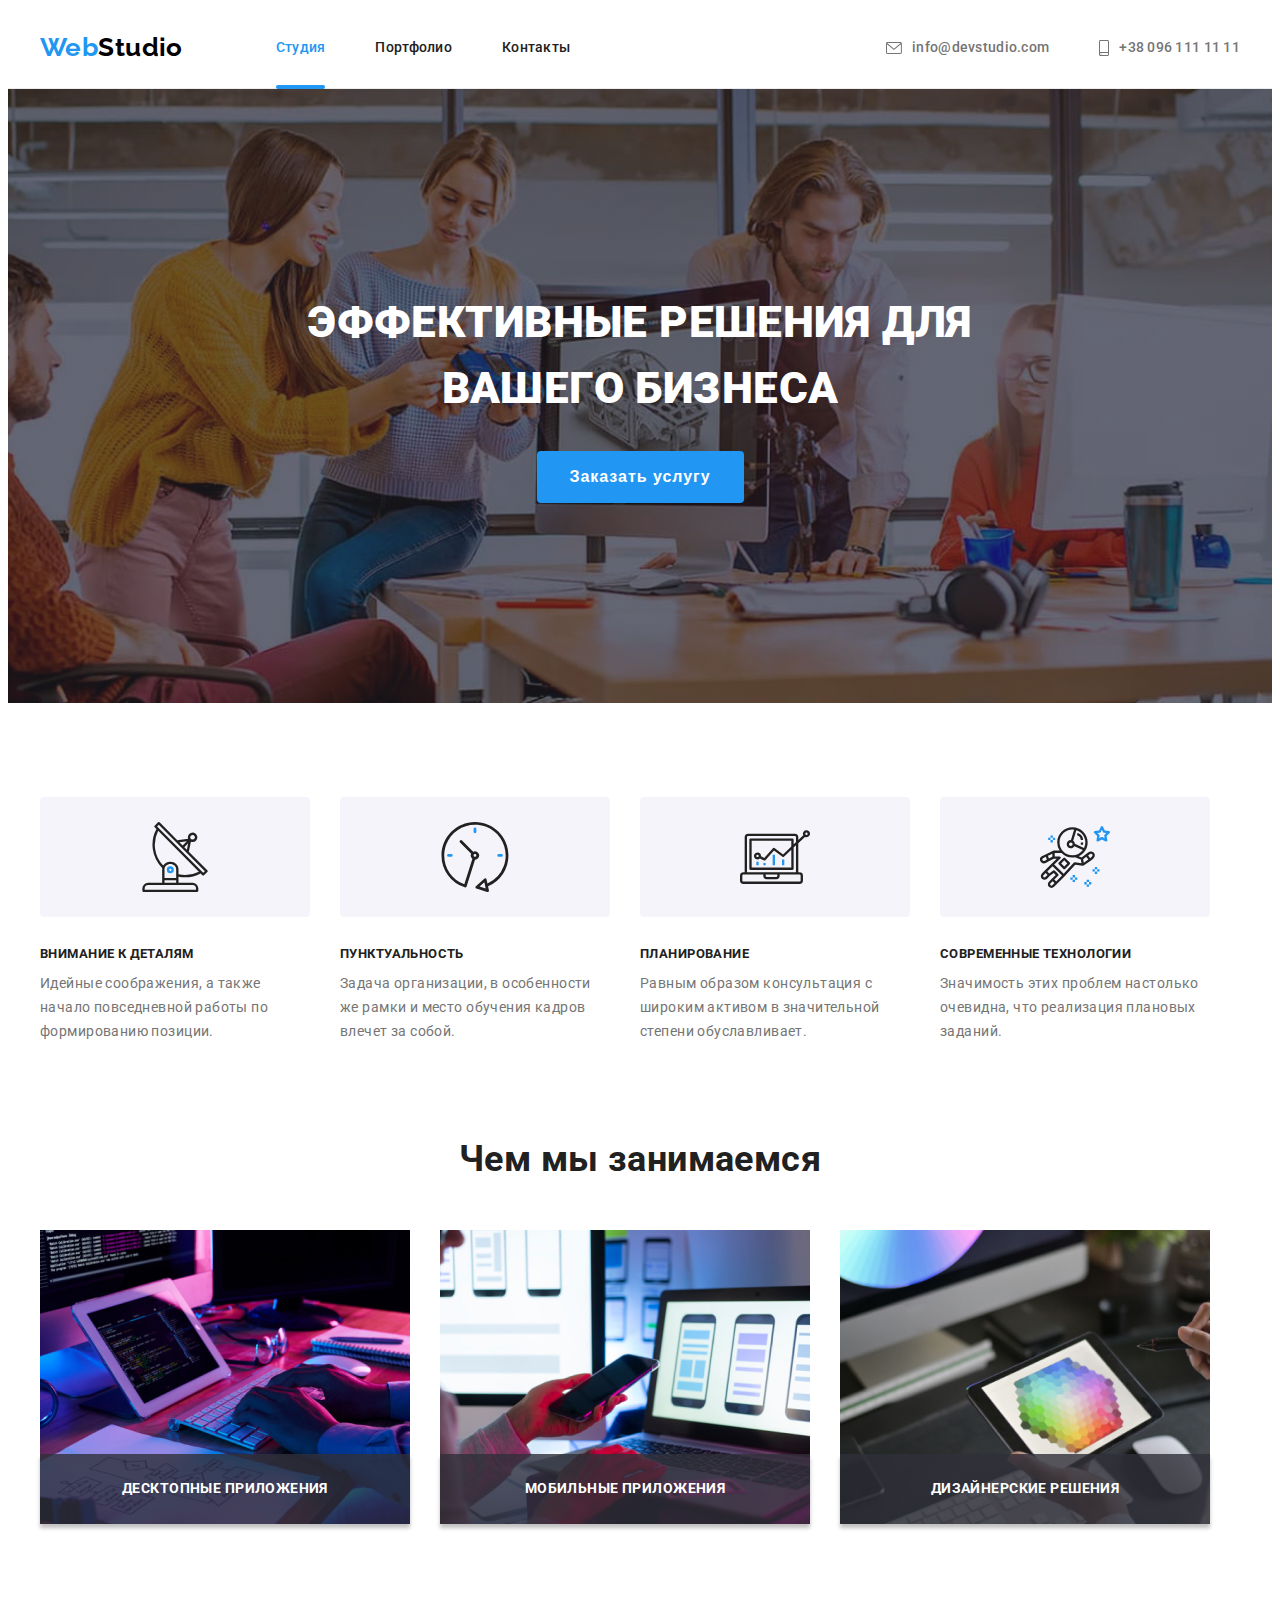
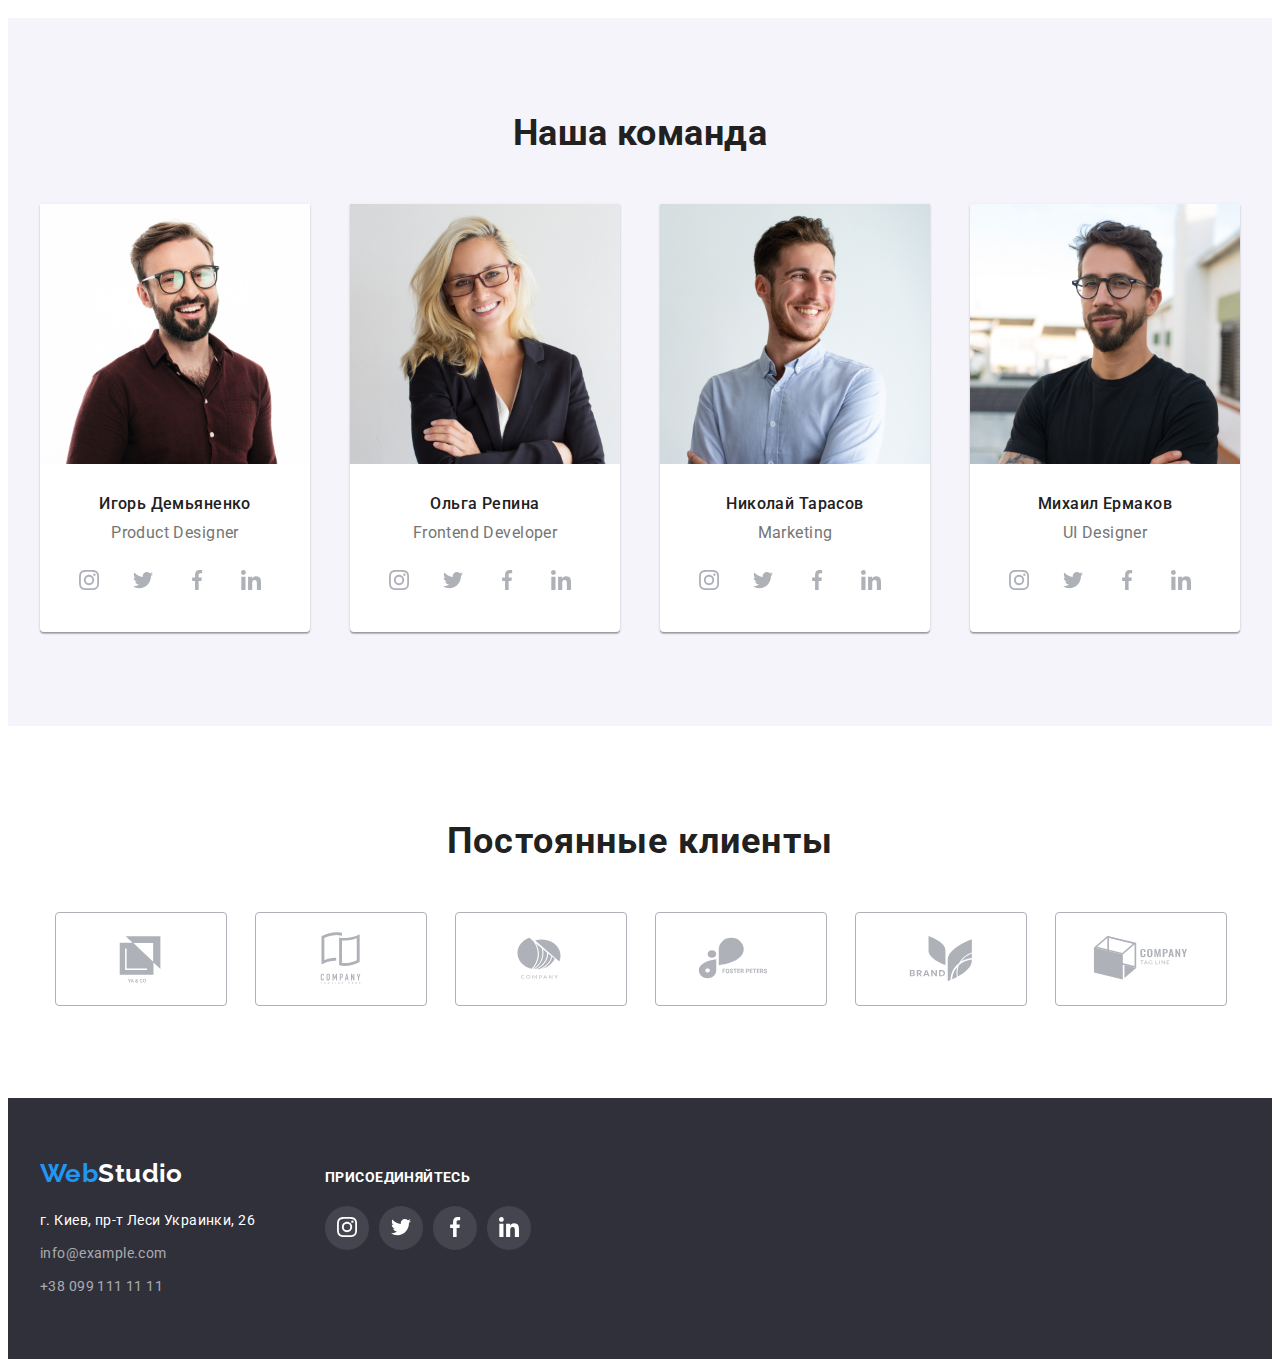
<file: index.html>
<!DOCTYPE html>
<html lang="ru">
<head>
    <meta charset="UTF-8">
    <meta http-equiv="X-UA-Compatible" content="IE=edge">
    <meta name="viewport" content="width=device-width, initial-scale=1.0">
    <title>WebStudio</title>
    <link rel="preconnect" href="https://fonts.googleapis.com">
    <link rel="preconnect" href="https://fonts.gstatic.com" crossorigin>
    <link href="https://fonts.googleapis.com/css2?family=Raleway:wght@700&family=Roboto:wght@400;500;700;900&display=swap"
        rel="stylesheet">
    <link rel="stylesheet" href="https://cdnjs.cloudflare.com/ajax/libs/modern-normalize/1.1.0/modern-normalize.min.css"
        integrity="sha512-wpPYUAdjBVSE4KJnH1VR1HeZfpl1ub8YT/NKx4PuQ5NmX2tKuGu6U/JRp5y+Y8XG2tV+wKQpNHVUX03MfMFn9Q=="
        crossorigin="anonymous" referrerpolicy="no-referrer"
    />
    <link rel="stylesheet" href="./portfolio.html">
    <link rel="stylesheet" href="./css/styles.css">
</head>
<body>
    <!--Шапка сайта-->
    <header class="header">
        <div class="container main-nav">
            <nav class="header-nav">
                <a class="header-logo link" href=""><span class="logo-accent">Web</span>Studio</a>
                <ul class="header-nav list">
                    <li class="header-item">
                        <a class="header-link link current" href="./index.html" >Студия</a>
                    </li>
                    <li class="header-item">
                        <a class="header-link link" href="./portfolio.html" >Портфолио</a>
                    </li>
                    <li class="header-item">
                        <a class="header-link link" href="./index.html" >Контакты</a>
                    </li>
                </ul>
            </nav>
        
            <ul class="auth-nav list">
                <li>
                    <a class="header-mail link" href="mailto:info@devstudio.com">
                        <svg class="icon-mail" width="16" height="12">
                            <use href="./images/symbol-defs.svg#icon-mail">
                            </use>
                        </svg>info@devstudio.com</a>
                </li>
                <li>
                    <a class="header-tel link" href="tel:+380961111111">
                        <svg class="icon-smartphone" width="10" height="16">
                            <use href="./images/symbol-defs.svg#icon-smartphone">
                            </use>
                        </svg>+38 096 111 11 11</a>
                </li>
            </ul>
        </div>
    </header>

    <main>
        <section class="hero">
            <div class="container">
                <h1 class="hero-title ">Эффективные решения для вашего бизнеса</h1>
                <button class="hero-button" type="button" data-modal-open >Заказать услугу</button>
            </div>
        </section>

        <section class="benefits section">
            <div class="container">
                <h2 class="benefits-title visually-hidden">Наши преимущества</h2>
                <ul class="benefits-list list">
                    <li class="benefits-item">
                        <div class="benefits-icon">
                            <svg class="icon-antenna" width="70" height="70">
                                <use href="./images/symbol-defs.svg#icon-antenna">
                                </use>
                            </svg>
                        </div>
                        <h3 class="benefits-top-text">Внимание к деталям</h3>
                        <p class="benefits-text">
                            Идейные соображения, а также начало повседневной работы по 
                            формированию позиции.
                        </p>
                    </li>
                    <li class="benefits-item">
                        <div class="benefits-icon">
                            <svg class="icon-clock" width="70" height="70">
                                <use href="./images/symbol-defs.svg#icon-clock">
                                </use>
                            </svg>
                        </div>
                        <h3 class="benefits-top-text">Пунктуальность</h3>
                        <p class="benefits-text">
                            Задача организации, в особенности же рамки и место 
                            обучения кадров влечет за собой.
                        </p>
                    </li>
                    <li class="benefits-item">
                        <div class="benefits-icon">
                            <svg class="icon-diagram" width="70" height="70">
                                <use href="./images/symbol-defs.svg#icon-diagram">
                                </use>
                            </svg>
                        </div>
                        <h3 class="benefits-top-text">Планирование</h3>
                        <p class="benefits-text">
                            Равным образом консультация с широким активом в 
                            значительной степени обуславливает.
                        </p>
                    </li>
                    <li class="benefits-item">
                        <div class="benefits-icon">
                            <svg class="icon-astronaut" width="70" height="70">
                                <use href="./images/symbol-defs.svg#icon-astronaut">
                                </use>
                            </svg>
                        </div>
                        <h3 class="benefits-top-text">Современные технологии</h3>
                        <p class="benefits-text">
                            Значимость этих проблем настолько очевидна, что 
                            реализация плановых заданий.
                        </p>
                    </li> 
                </ul>
            </div>
        </section>

        <section class="about section">
            <div class="container">
                <h2 class="about-title">Чем мы занимаемся</h2>
                <ul class="about-list list">
                    <li class="about-item">
                        <img src="./images/img.jpg" alt="Разработка сайтов" width="370">
                        <p class="about-text">Десктопные приложения</p>
                    </li>
                    <li class="about-item">
                        <img src="./images/img(1).jpg" alt="Разработка приложений" width="370">
                        <p class="about-text">Мобильные приложения</p>
                    </li>
                    <li class="about-item">
                        <img src="./images/img(2).jpg" alt="Дизайн" width="370">
                        <p class="about-text">Дизайнерские решения</p>
                    </li>
                </ul>
            </div>
        </section>

        <section class="team section">
            <div class="container">
                <h2 class="team-title">Наша команда</h2>
                <ul class="team-list list">
                    <li class="team-item">
                        <img src="./images/игорь.jpg" alt="фото Игоря" width="270">
                        <div class="team-employee">
                            <h3 class="team-top-text">Игорь Демьяненко</h3>
                            <p class="team-text">Product Designer</p>
                            <ul class="team-soc-list list">
                                <li class="team-soc-item">
                                    <a href="" class="team-soc-link link">
                                        <svg class="team-soc-icon" width="20" height="20">
                                            <use href="./images/symbol-defs.svg#icon-instagram"></use>
                                        </svg>
                                    </a>
                                </li>
                                <li class="team-soc-item">
                                    <a href="" class="team-soc-link link">
                                        <svg class="team-soc-icon" width="20" height="20">
                                            <use href="./images/symbol-defs.svg#icon-twitter"></use>
                                        </svg>
                                    </a>
                                </li>
                                <li class="team-soc-item">
                                    <a href="" class="team-soc-link link">
                                        <svg class="team-soc-icon" width="20" height="20">
                                            <use href="./images/symbol-defs.svg#icon-facebook"></use>
                                        </svg>
                                    </a>
                                </li>
                                <li class="team-soc-item">
                                    <a href="" class="team-soc-link link">
                                        <svg class="team-soc-icon" width="20" height="20">
                                            <use href="./images/symbol-defs.svg#icon-linkedin"></use>
                                        </svg>
                                    </a>
                                </li>
                            </ul>
                        </div>
                    </li>
                    <li class="team-item">
                        <img src="./images/ольга.jpg" alt="фото Ольги" width="270">
                        <div class="team-employee">
                            <h3 class="team-top-text">Ольга Репина</h3>
                            <p class="team-text">Frontend Developer</p>
                            <ul class="team-soc-list list">
                                <li class="team-soc-item">
                                    <a href="" class="team-soc-link link">
                                        <svg class="team-soc-icon" width="20" height="20">
                                            <use href="./images/symbol-defs.svg#icon-instagram"></use>
                                        </svg>
                                    </a>
                                </li>
                                <li class="team-soc-item">
                                    <a href="" class="team-soc-link link">
                                        <svg class="team-soc-icon" width="20" height="20">
                                            <use href="./images/symbol-defs.svg#icon-twitter"></use>
                                        </svg>
                                    </a>
                                </li>
                                <li class="team-soc-item">
                                    <a href="" class="team-soc-link link">
                                        <svg class="team-soc-icon" width="20" height="20">
                                            <use href="./images/symbol-defs.svg#icon-facebook"></use>
                                        </svg>
                                    </a>
                                </li>
                                <li class="team-soc-item">
                                    <a href="" class="team-soc-link link">
                                        <svg class="team-soc-icon" width="20" height="20">
                                            <use href="./images/symbol-defs.svg#icon-linkedin"></use>
                                        </svg>
                                    </a>
                                </li>
                            </ul>
                        </div>
                    </li>
                    <li class="team-item">
                        <img src="./images/николай.jpg" alt="фото Николая" width="270">
                        <div class="team-employee">
                            <h3 class="team-top-text">Николай Тарасов</h3>
                            <p class="team-text">Marketing</p>
                            <ul class="team-soc-list list">
                                <li class="team-soc-item">
                                    <a href="" class="team-soc-link link">
                                        <svg class="team-soc-icon" width="20" height="20">
                                            <use href="./images/symbol-defs.svg#icon-instagram"></use>
                                        </svg>
                                    </a>
                                </li>
                                <li class="team-soc-item">
                                    <a href="" class="team-soc-link link">
                                        <svg class="team-soc-icon" width="20" height="20">
                                            <use href="./images/symbol-defs.svg#icon-twitter"></use>
                                        </svg>
                                    </a>
                                </li>
                                <li class="team-soc-item">
                                    <a href="" class="team-soc-link link">
                                        <svg class="team-soc-icon" width="20" height="20">
                                            <use href="./images/symbol-defs.svg#icon-facebook"></use>
                                        </svg>
                                    </a>
                                </li>
                                <li class="team-soc-item">
                                    <a href="" class="team-soc-link link">
                                        <svg class="team-soc-icon" width="20" height="20">
                                            <use href="./images/symbol-defs.svg#icon-linkedin"></use>
                                        </svg>
                                    </a>
                                </li>
                            </ul>
                        </div>
                    </li>
                    <li class="team-item">
                        <img src="./images/михаил.jpg" alt="фото Михаила" width="270">
                        <div class="team-employee">
                            <h3 class="team-top-text">Михаил Ермаков</h3>
                            <p class="team-text">UI Designer</p>
                            <ul class="team-soc-list list">
                                <li class="team-soc-item">
                                    <a href="" class="team-soc-link link">
                                        <svg class="team-soc-icon" width="20" height="20">
                                            <use href="./images/symbol-defs.svg#icon-instagram"></use>
                                        </svg>
                                    </a>
                                </li>
                                <li class="team-soc-item">
                                    <a href="" class="team-soc-link link">
                                        <svg class="team-soc-icon" width="20" height="20">
                                            <use href="./images/symbol-defs.svg#icon-twitter"></use>
                                        </svg>
                                    </a>
                                </li>
                                <li class="team-soc-item">
                                    <a href="" class="team-soc-link link">
                                        <svg class="team-soc-icon" width="20" height="20">
                                            <use href="./images/symbol-defs.svg#icon-facebook"></use>
                                        </svg>
                                    </a>
                                </li>
                                <li class="team-soc-item">
                                    <a href="" class="team-soc-link link">
                                        <svg class="team-soc-icon" width="20" height="20">
                                            <use href="./images/symbol-defs.svg#icon-linkedin"></use>
                                        </svg>
                                    </a>
                                </li>
                            </ul>
                        </div>
                    </li>
                </ul>
            </div>
        </section>

        <section class="clients section">
            <div class="container">
                <h2 class="clients-title">Постоянные клиенты</h2>
                <ul class="clients-list list">
                    <li class="clients-item">
                        <a href="" class="clients-link">
                            <svg class="icon-clients" width="106" height="60">
                                <use href="./images/symbol-defs.svg#icon-logo1"></use>
                            </svg>
                        </a>
                    </li>
                    <li class="clients-item">
                        <a href="" class="clients-link">
                            <svg class="icon-clients" width="106" height="60">
                                <use href="./images/symbol-defs.svg#icon-logo2"></use>
                            </svg>
                        </a>
                    </li>
                    <li class="clients-item">
                        <a href="" class="clients-link">
                            <svg class="icon-clients" width="106" height="60">
                                <use href="./images/symbol-defs.svg#icon-logo3"></use>
                            </svg>
                        </a>
                    </li>
                    <li class="clients-item">
                        <a href="" class="clients-link">
                            <svg class="icon-clients" width="106" height="60">
                                <use href="./images/symbol-defs.svg#icon-logo4"></use>
                            </svg>
                        </a>
                    </li>
                    <li class="clients-item">
                        <a href="" class="clients-link">
                            <svg class="icon-clients" width="106" height="60">
                                <use href="./images/symbol-defs.svg#icon-logo5"></use>
                            </svg>
                        </a>
                    </li>
                    <li class="clients-item">
                        <a href="" class="clients-link">
                            <svg class="icon-clients" width="106" height="60">
                                <use href="./images/symbol-defs.svg#icon-logo6"></use>
                            </svg>
                        </a>
                    </li>
                </ul>

            </div>
        </section>
    </main>

    <footer class="footer">
        <div class="section-footer container">
            <div class="footer-container">
                <a class="footer-logo link" href=""><span class="logo-accent">Web</span>Studio</a>
                <address class="footer-adress">
                    <ul class="footer-list list">
                        <li class="footer-item">
                            <a class="footer-geo link" href="https://goo.gl/maps/PQfRKby8spTvdr187" target="_blank" 
                            rel="noopener nofolow noreferrer">г. Киев, пр-т Леси Украинки, 26</a>
                        </li>
                        <li class="footer-item">
                            <a class="footer-mail link" href="mailto:info@example.com">info@example.com</a>
                        </li>
                        <li class="footer-item">
                            <a class="footer-tel link" href="tel:+380991111111">+38 099 111 11 11</a>
                        </li>
                    </ul>
                </address>
            </div>

            <div class=" footer-soc">
                <p class="footer-text">присоединяйтесь</p>
                <ul class="footer-soc-list list">
                    <li class="footer-soc-item">
                        <a class="footer-soc-link" href="">
                            <svg class="footer-soc-icon" width="20" height="20">
                                <use href="./images/symbol-defs.svg#icon-instagram"></use>
                            </svg>
                        </a>
                    </li>
                    <li class="footer-soc-item">
                        <a class="footer-soc-link" href="">
                            <svg class="footer-soc-icon" width="20" height="20">
                                <use href="./images/symbol-defs.svg#icon-twitter"></use>
                            </svg>
                        </a>
                    </li>
                    <li class="footer-soc-item">
                        <a class="footer-soc-link" href="">
                            <svg class="footer-soc-icon" width="20" height="20">
                                <use href="./images/symbol-defs.svg#icon-facebook"></use>
                            </svg>
                        </a>
                    </li>
                    <li class="footer-soc-item">
                        <a class="footer-soc-link" href="">
                            <svg class="footer-soc-icon" width="20" height="20">
                                <use href="./images/symbol-defs.svg#icon-linkedin"></use>
                            </svg>
                        </a>
                    </li>
                </ul>
            </div>
        </div>
    </footer>

    <div class="backdrop is-hidden" data-modal>
        <div class="modal">
            <button type="button" class="modal-button" data-modal-close>
                <svg class="icon-close" width="18" height="18">
                    <use href="./images/symbol-defs.svg#icon-close-black"></use>
                </svg>
            </button>
        </div>

    </div>
    <script src="./js/modal.js"></script>
</body>
</html>
</file>
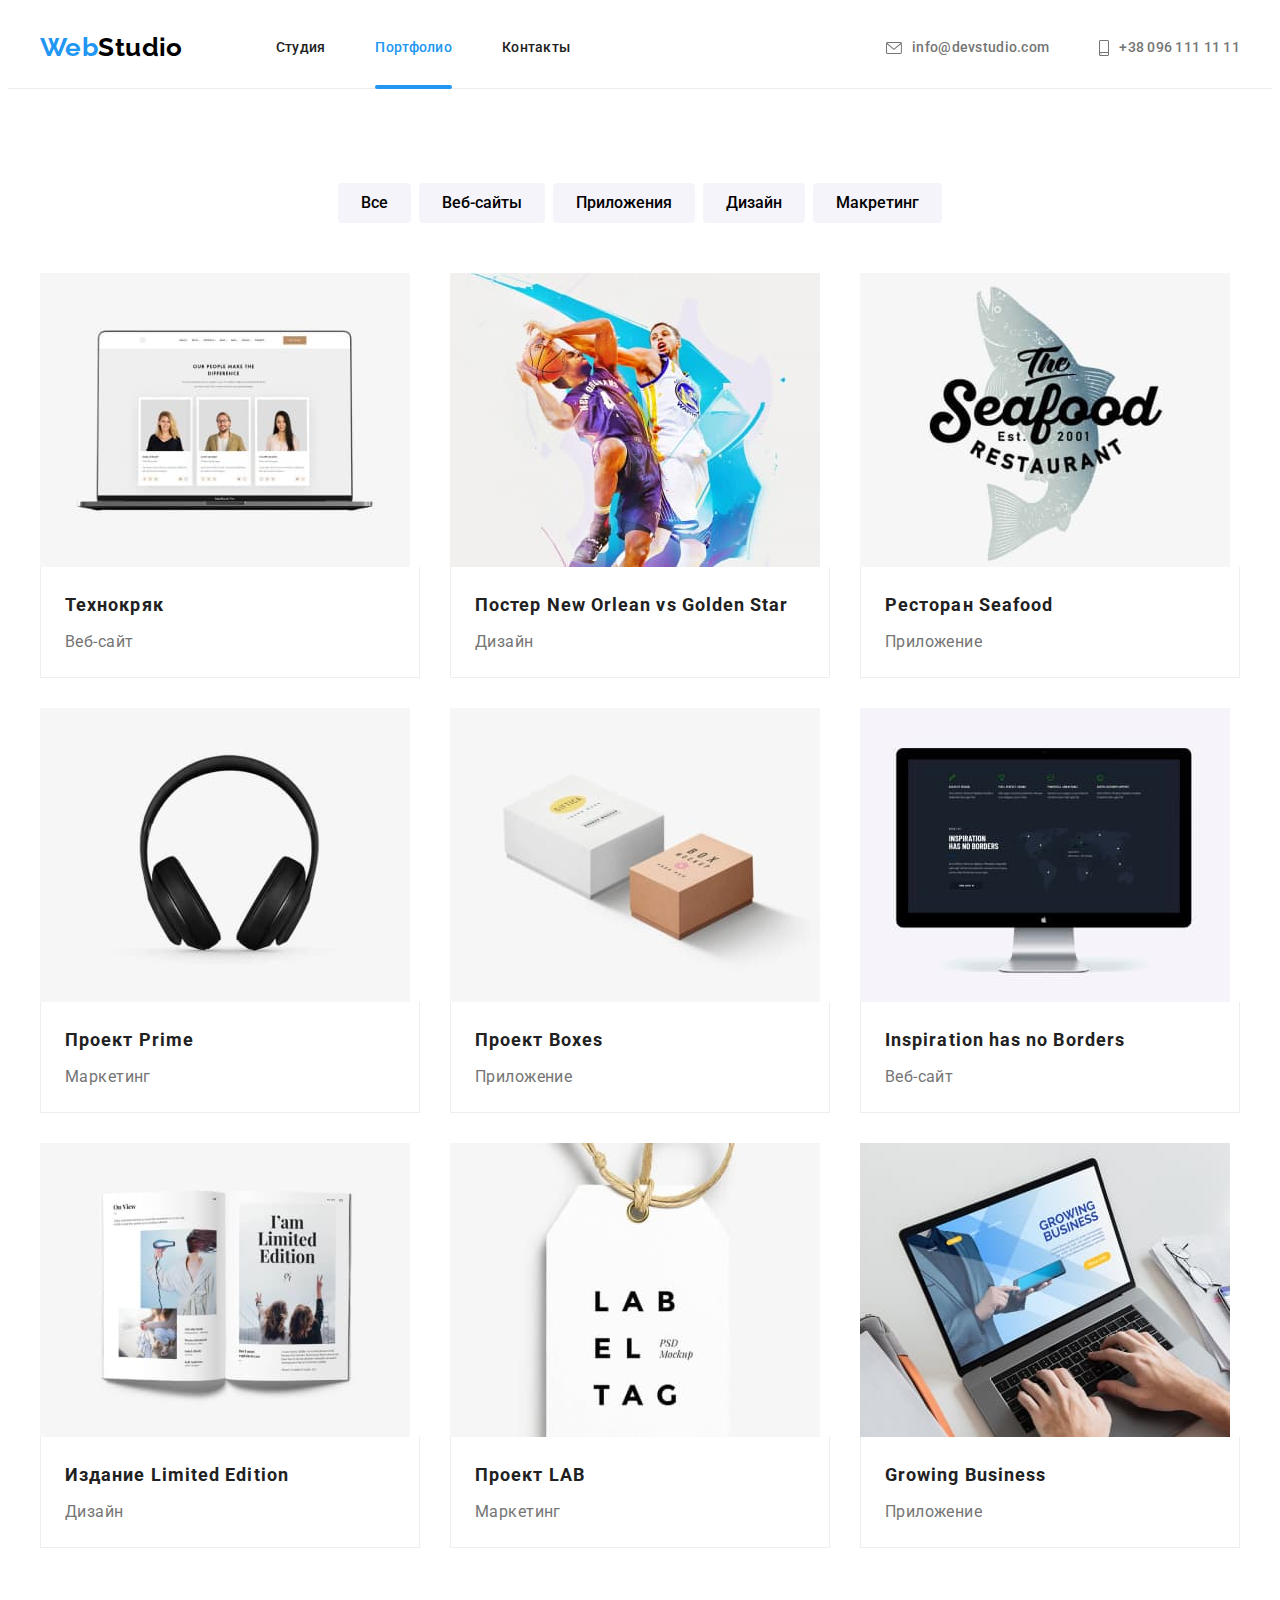
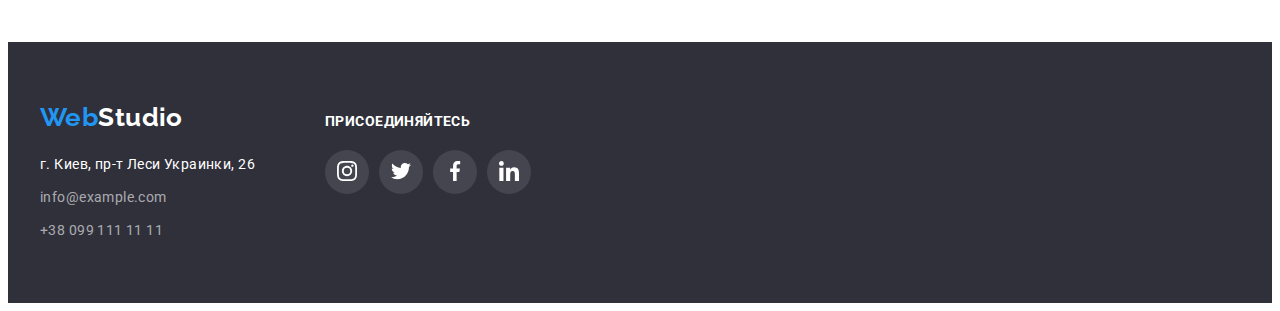
<file: portfolio.html>
<!DOCTYPE html>
<html lang="ru">
<head>
    <meta charset="UTF-8">
    <meta http-equiv="X-UA-Compatible" content="IE=edge">
    <meta name="viewport" content="width=device-width, initial-scale=1.0">
    <title>Portfolio</title>
    <link rel="preconnect" href="https://fonts.googleapis.com">
    <link rel="preconnect" href="https://fonts.gstatic.com" crossorigin>
    <link href="https://fonts.googleapis.com/css2?family=Raleway:wght@700&family=Roboto:wght@400;500;700;900&display=swap"
        rel="stylesheet">
    <link rel="stylesheet" href="https://cdnjs.cloudflare.com/ajax/libs/modern-normalize/1.1.0/modern-normalize.min.css"
        integrity="sha512-wpPYUAdjBVSE4KJnH1VR1HeZfpl1ub8YT/NKx4PuQ5NmX2tKuGu6U/JRp5y+Y8XG2tV+wKQpNHVUX03MfMFn9Q=="
        crossorigin="anonymous" referrerpolicy="no-referrer"
    />
    <link rel="stylesheet" href="./css/styles.css">

</head>
<body>
    <header class="header">
        <div class="container main-nav">
            <nav class="header-nav">
                <a class="header-logo link" href=""> <span class="logo-accent">Web</span>Studio</a>
                <ul class="header-nav list">
                    <li class="header-item">
                        <a class="header-link link" href="./index.html">Студия</a>
                    </li>
                    <li class="header-item">
                        <a class="header-link link current" href="./portfolio.html">Портфолио</a>
                    </li>
                    <li class="header-item">
                        <a class="header-link link" href="./index.html">Контакты</a>
                    </li>
                </ul>
            </nav>
        
            <ul class="auth-nav list">
                <li>
                    <a class="header-mail link" href="mailto:info@devstudio.com">
                        <svg class="icon-mail" width="16" height="12">
                            <use href="./images/symbol-defs.svg#icon-mail">
                            </use>
                        </svg>info@devstudio.com</a>
                </li>
                <li>
                    <a class="header-tel link" href="tel:+380961111111">
                        <svg class="icon-mail" width="10" height="16">
                            <use href="./images/symbol-defs.svg#icon-smartphone">
                            </use>
                        </svg>+38 096 111 11 11</a>
                </li>
            </ul>
        </div>
    </header>

    <main>
        <section class="gallery section">
            <div class="container">
                <h1 class="gallery-title visually-hidden">Gallery</h1>
                <ul class="gallery-list list">
                    <li class="gallery-item">
                        <button class="gallery-button" type="button">Все</button>
                    </li>
                    <li class="gallery-item">
                        <button class="gallery-button" type="button">Веб-сайты</button>
                    </li>
                    <li class="gallery-item">
                        <button class="gallery-button" type="button">Приложения</button>
                    </li>
                    <li class="gallery-item">
                        <button class="gallery-button" type="button">Дизайн</button>
                    </li>
                    <li class="gallery-item">
                        <button class="gallery-button" type="button">Макретинг</button>
                    </li>
                </ul>
            
                <ul class="examples-list list">
                    <li class="examples-title">
                        <a href="" class="examples-link link">
                            <div class="examples-thumb">
                            <img src="./images/laptop.jpg" alt="Ноутбук" width="370">
                            <p class="examples-thumb-text">Ресурс предлагает комплексные предложения с разным уровнем функционала и сервисов. Все это позволит посетителю получить исчерпывающие сведения о компании или частном лице.</p>
                            </div>
                            <div class="examples-content">
                                <h2 class="examples-top-text">Технокряк</h2>
                                <p class="examples-text">Веб-сайт</p>
                            </div>
                        </a>
                    </li>
                    <li class="examples-title">
                        <a href="" class="examples-link link">
                            <div class="examples-thumb">
                            <img src="./images/basketball.jpg" alt="Игра в баскетбол" width="370">
                            <p class="examples-thumb-text">Ресурс предлагает комплексные предложения с разным уровнем функционала и сервисов. Все это позволит посетителю получить исчерпывающие сведения о компании или частном лице.</p>
                            </div>
                            <div class="examples-content">
                                <h2 class="examples-top-text">Постер New Orlean vs Golden Star</h2>
                                <p class="examples-text">Дизайн</p>
                            </div>
                        </a>
                    </li>
                    <li class="examples-title">
                        <a href="" class="examples-link link">
                            <div class="examples-thumb">
                            <img src="./images/seafood.jpg" alt="Логотип ресторана" width="370">
                            <p class="examples-thumb-text">Ресурс предлагает комплексные предложения с разным уровнем функционала и сервисов. Все это позволит посетителю получить исчерпывающие сведения о компании или частном лице.</p>
                            </div>
                            
                            <div class="examples-content">
                                <h2 class="examples-top-text">Ресторан Seafood</h2>
                                <p class="examples-text">Приложение</p>
                            </div>
                        </a>
                    </li>
                    <li class="examples-title">
                        <a href="" class="examples-link link">
                            <div class="examples-thumb">         
                            <img src="./images/headphone.jpg" alt="Наушники" width="370">
                            <p class="examples-thumb-text">Ресурс предлагает комплексные предложения с разным уровнем функционала и сервисов. Все это позволит посетителю получить исчерпывающие сведения о компании или частном лице.</p>
                            </div>
                            <div class="examples-content">
                                <h2 class="examples-top-text">Проект Prime</h2>
                                <p class="examples-text">Маркетинг</p>
                            </div>
                        </a>
                    </li>
                    <li class="examples-title">
                        <a href="" class="examples-link link">
                            <div class="examples-thumb">
                            <img src="./images/box.jpg" alt="Коробки" width="370">
                            <p class="examples-thumb-text">Ресурс предлагает комплексные предложения с разным уровнем функционала и сервисов. Все это позволит посетителю получить исчерпывающие сведения о компании или частном лице.</p>
                            </div>
                            <div class="examples-content">
                                <h2 class="examples-top-text">Проект Boxes</h2>
                                <p class="examples-text">Приложение</p>
                            </div>
                        </a>
                    </li>
                    <li class="examples-title">
                        <a href="" class="examples-link link">
                            <div class="examples-thumb">
                            <img src="./images/monitor.jpg" alt="Монитор" width="370">
                            <p class="examples-thumb-text">Ресурс предлагает комплексные предложения с разным уровнем функционала и сервисов. Все это позволит посетителю получить исчерпывающие сведения о компании или частном лице.</p>
                            </div>
                            <div class="examples-content">
                                <h2 class="examples-top-text">Inspiration has no Borders</h2>
                                <p class="examples-text">Веб-сайт</p>
                            </div>
                        </a>
                    </li>
                    <li class="examples-title">
                        <a href="" class="examples-link link">
                            <div class="examples-thumb">
                            <img src="./images/book.jpg" alt="Книга" width="370">
                            <p class="examples-thumb-text">Ресурс предлагает комплексные предложения с разным уровнем функционала и сервисов. Все это позволит посетителю получить исчерпывающие сведения о компании или частном лице.</p>
                            </div>
                            <div class="examples-content">
                                <h2 class="examples-top-text">Издание Limited Edition</h2>
                                <p class="examples-text">Дизайн</p>
                            </div>
                        </a>
                    </li>
                    <li class="examples-title">
                        <a href="" class="examples-link link">
                            <div class="examples-thumb">
                            <img src="./images/label.jpg" alt="Бирка" width="370">
                            <p class="examples-thumb-text">Ресурс предлагает комплексные предложения с разным уровнем функционала и сервисов. Все это позволит посетителю получить исчерпывающие сведения о компании или частном лице.</p>
                            </div>
                            <div class="examples-content">
                                <h2 class="examples-top-text">Проект LAB</h2>
                                <p class="examples-text">Маркетинг</p>
                            </div>
                        </a>
                    </li>
                    <li class="examples-title">
                        <a href="" class="examples-link link">
                            <div class="examples-thumb">
                            <img src="./images/app.jpg" alt="Приложение" width="370">
                            <p class="examples-thumb-text">Ресурс предлагает комплексные предложения с разным уровнем функционала и сервисов. Все это позволит посетителю получить исчерпывающие сведения о компании или частном лице.</p>
                            </div>
                            <div class="examples-content">
                                <h2 class="examples-top-text">Growing Business</h2>
                                <p class="examples-text">Приложение</p>
                            </div>
                        </a>
                    </li>
                </ul>
            </div>
        </section>

    </main>

    <footer class="footer">
        <div class="section-footer container">
            <div class="footer-container">
                <a class="footer-logo link" href=""><span class="logo-accent">Web</span>Studio</a>
                <address class="footer-adress">
                    <ul class="footer-list list">
                        <li class="footer-item">
                            <a class="footer-geo link" href="https://goo.gl/maps/PQfRKby8spTvdr187" target="_blank" 
                            rel="noopener nofolow noreferrer">г. Киев, пр-т Леси Украинки, 26</a>
                        </li>
                        <li class="footer-item">
                            <a class="footer-mail link" href="mailto:info@example.com">info@example.com</a>
                        </li>
                        <li class="footer-item">
                            <a class="footer-tel link" href="tel:+380991111111">+38 099 111 11 11</a>
                        </li>
                    </ul>
                </address>
            </div>

            <div class=" footer-soc">
                <p class="footer-text">присоединяйтесь</p>
                <ul class="footer-soc-list list">
                    <li class="footer-soc-item">
                        <a class="footer-soc-link" href="">
                            <svg class="footer-soc-icon" width="20" height="20">
                                <use href="./images/symbol-defs.svg#icon-instagram"></use>
                            </svg>
                        </a>
                    </li>
                    <li class="footer-soc-item">
                        <a class="footer-soc-link" href="">
                            <svg class="footer-soc-icon" width="20" height="20">
                                <use href="./images/symbol-defs.svg#icon-twitter"></use>
                            </svg>
                        </a>
                    </li>
                    <li class="footer-soc-item">
                        <a class="footer-soc-link" href="">
                            <svg class="footer-soc-icon" width="20" height="20">
                                <use href="./images/symbol-defs.svg#icon-facebook"></use>
                            </svg>
                        </a>
                    </li>
                    <li class="footer-soc-item">
                        <a class="footer-soc-link" href="">
                            <svg class="footer-soc-icon" width="20" height="20">
                                <use href="./images/symbol-defs.svg#icon-linkedin"></use>
                            </svg>
                        </a>
                    </li>
                </ul>
            </div>
        </div>
    </footer>
    
</body>
</html>
</file>
<file: css/styles.css>
:root {
    --main-text-color: #757575;
    --second-text-color: #212121;
    --accent-color: #2196F3;
    --white-text-color: #FFFFFF;
    --black-text-color: #000000;
    --main-background-color: #FFFFFF;
    --second-background-color: #2F303A;
    --third-background-color: #2196F3;
    --footer-color: rgba(255, 255, 255, 0.6);
    --typical-mrg: 30px;
    --main-cubic: cubic-bezier(0.4, 0, 0.2, 1);
    --main-duration: 250ms;
}

p, h1, h2, h3, h4, h5, h6 {
    margin: 0;
}

ul, ol {
    margin: 0;
    padding-left: 0;
}

button {
    cursor: pointer;
    display: block;
    margin: 0 auto;
    border-radius: 4px;
    text-align: center;
}

img {
    display: block;
    max-width: 100%;
    height: auto;
}

body {
    font-family: 'Roboto', 'Raleway', sans-serif;
    font-size: 14px;
    letter-spacing: 0.03em;
    color: var(--second-text-color);
}

.header {
    border-bottom: 1px solid #ECECEC
}

.main-nav {
    display: flex;
    align-items: center;
}

.container {
    width: 1200px;
    margin: 0 auto;
    padding-left: 15px;
    padding-right: 15px;
}

.list {
    list-style: none;
}

.link {
    text-decoration: none;
}

.header-logo {
    font-family: 'Raleway', sans-serif;
    font-style: normal;
    font-weight: 700;
    font-size: 26px;
    line-height: 1.19;
    padding-top: 24px;
    padding-bottom: 25px;
    margin-right: 93px;
    color: var(--black-text-color);
}

.logo-accent {
    color: var(--accent-color);
}

.header-nav {
    display: flex;
    align-items: center;
}

.header-item:not(:last-child) {
    margin-right: 50px;
}

.header-link {
    display: block;
    padding-top: 32px;
    padding-bottom: 32px;
    position: relative;

    font-weight: 500;
    line-height: 1.14;
    letter-spacing: 0.02em;
    color: var(--second-text-color);

    transition-property: background-color;
    transition-duration: var(--main-duration);
    transition-timing-function: var(--main-cubic);
}

.header-link:hover,
.header-link:focus {
    color: var(--accent-color);
}

.current {
    color: var(--accent-color);
}

.current::after {
    content: "";
    position: absolute;
    width: 100%;
    height: 4px;
    background-color: var(--third-background-color);
    border-radius: 2px;
    left: 0;
    bottom: -1px;
}

.auth-nav {
    display: flex;
    justify-content: center;
    align-items: center;
    margin-left: auto;
}

.icon-mail {
    margin-right: 10px;
    fill: currentColor;
}

.icon-smartphone {
    margin-right: 10px;
    fill: currentColor;
}

.header-mail {
    margin-right: 50px;
    display: flex;
    align-items: center;
    
    font-weight: 500;
    line-height: 1.14;
    letter-spacing: 0.02em;
    color: var(--main-text-color);

    transition-property: background-color;
    transition-duration: var(--main-duration);
    transition-timing-function: var(--main-cubic);
}

.header-mail:hover, 
.header-mail:focus {
    color: var(--accent-color);
}

.header-tel {
    display: flex;
    align-items: center;
    font-weight: 500;
    line-height: 1.14;
    letter-spacing: 0.02em;
    color: var(--main-text-color);

    transition-property: background-color;
    transition-duration: var(--main-duration);
    transition-timing-function: var(--main-cubic);
}

.header-tel:hover,
.header-tel:focus {
    color: var(--accent-color);
}

.hero {
    padding-top: 200px;
    padding-bottom: 200px;
    text-align: center;
    max-width: 1600px;
    margin: 0 auto;
    background-color: #C4C4C4;
    background-image: linear-gradient(rgba(47, 48, 58, 0.4),
    rgba(47, 48, 58, 0.4)),
    url(../images/hero-bg.jpg);

    background-repeat: no-repeat;
    background-position: center;
    background-size: cover;
}

.hero-title {
    width: 696px;
    margin: 0 auto;
    font-weight: 900;
    font-size: 44px;
    line-height: 1.5;
    text-transform: uppercase;
    margin-bottom: var(--typical-mrg);
    color: var(--white-text-color);
}

.hero-button {
    display: inline-block;
    border: 1px solid transparent;
    border-radius: 4px;
    padding: 10px 32px;
    min-width: 136;
    font-weight: 700;
    font-size: 16px;
    line-height: 1.88;
    letter-spacing: 0.06em;
    text-align: center;
    color: var(--white-text-color);
    background-color: var(--third-background-color);
}

.visually-hidden {
    position: absolute;
    width: 1px;
    height: 1px;
    margin: -1px;
    border: 0;
    padding: 0;
    white-space: nowrap;
    clip-path: inset(100%);
    clip: rect(0 0 0 0);
    overflow: hidden;
}

.section {
    padding-top: 94px;
    padding-bottom: 94px;
}

.benefits-list {
    display: flex;
    flex-wrap: nowrap;
}

.benefits-item:not(:last-child) {
    margin-right: var(--typical-mrg);
}

.benefits-icon {
    display: flex;
    justify-content: center;
    align-items: center;
    width: 270px;
    height: 120px;
    margin-bottom: var(--typical-mrg);
    border-radius: 4px;
    background-color: #F5F4FA;

}

.benefits-top-text {
    font-size: 13px;
    font-weight: 700;
    line-height: 1.14;
    text-transform: uppercase;
    margin-bottom: 10px;
}

.benefits-text {
    max-width: 270px;
    line-height: 1.71;
    color: var(--main-text-color);
}

.about {
    padding-top: 0;
}

.about-title {
    font-weight: 700;
    font-size: 36px;
    line-height: 1.17;
    text-align: center;
    margin-bottom: 50px;
}

.about-list {
    display: flex;
}

.about-item {
    position: relative;
}

.about-text {
    position: absolute;
    bottom: 0;
    display: flex;
    justify-content: center;
    align-items: center;

    color: var(--white-text-color);
    background: rgba(47, 48, 58, 0.8);
    box-shadow: 0px 4px 4px rgba(0, 0, 0, 0.25);
    width: 100%;
    height: 70px;

    font-weight: 700;
    font-size: 14px;
    line-height: 1.14;
    text-transform: uppercase;
}

.about-item:not(:last-child) {
    margin-right: var(--typical-mrg);
}

.team {
    background-color: #F5F4FA;
}

.team-list {
    display: flex;
    justify-content: space-between;
}

.team-item {
    background-color: var(--main-background-color);
    box-shadow: 0px 1px 3px rgba(0, 0, 0, 0.12), 0px 1px 1px 
    rgba(0, 0, 0, 0.14), 0px 2px 1px rgba(0, 0, 0, 0.2);
    border-radius: 0px 0px 4px 4px;
}

.team-item:not(:last-child) {
    margin-right: var(--typical-mrg);
}

.team-employee {
    padding-top: 30px;
    padding-bottom: 30px;
}

.team-title {
    font-weight: 700;
    font-size: 36px;
    line-height: 1.17;
    text-align: center;
    margin-bottom: 50px;
}

.team-top-text {
    font-weight: 500;
    font-size: 16px;
    line-height: 1.19;
    text-align: center;
    margin-bottom: 10px;
}

.team-text {
    margin-bottom: var(--typical-mrg);
    font-size: 16px;
    line-height: 1.19;
    text-align: center;
    color: var(--main-text-color);
    margin-bottom: 16px;
}

.team-soc-list {
    display: flex;
    justify-content: center;
}

.team-soc-item {
    width: 44px;
    height: 44px;
    margin-right: 10px;
    background-color: var(--main-background-color);
    border-radius: 50%;
    display: flex;
    justify-content: center;
    align-items: center;

    transition-property: background-color;
    transition-duration: var(--main-duration);
    transition-timing-function: var(--main-cubic);
}

.team-soc-link {
    width: 100%;
    height: 100%;
    border-radius: 50%;
    color: #AFB1B8;

    display: flex;
    justify-content: center;
    align-items: center;
}

.team-soc-link:hover,
.team-soc-link:focus {
    background-color: var(--third-background-color);
    color: #FFFFFF;
}

.team-soc-icon {
    fill: currentColor;
}

.clients-title {
    font-weight: 700;
    font-size: 36px;
    line-height: 1.17;
    text-align: center;
    letter-spacing: 0.03em;
    color: var(--second-text-color);
    margin-bottom: 50px;
}

.clients-list {
    display: flex;
    justify-content: center;
}

.clients-item {
    width: 170px;
    height: 92px;

    transition-property: background-color;
    transition-duration: var(--main-duration);
    transition-timing-function: var(--main-cubic);
}

.clients-link {
    display: flex;
    justify-content: center;
    align-items: center;
    border: 1px solid #AFB1B8;
    border-radius: 4px;
    width: 100%;
    height: 100%;
    color: #AFB1B8;

    transition-property: border-color, color;
    transition-duration: var(--main-duration);
    transition-timing-function: var(--main-cubic);
}

.clients-link:hover,
.clients-link:focus {
    color: var(--accent-color);
    border-color: var(--accent-color);
}

.clients-item:not(:last-child) {
    margin-right: var(--typical-mrg);
}

.icon-clients {
    fill: currentColor;
}

.footer {
    background-color: var(--second-background-color);
    padding-top: 60px;
    padding-bottom: 60px;

    display: flex;
    align-items: baseline;
}

.section-footer {
    display: flex;
    align-items: baseline;
}

.footer-container {
    margin-right: 70px;
}

.footer-logo {
    display: block;
    font-family: 'Raleway', sans-serif;
    font-style: normal;
    font-weight: 700;
    font-size: 26px;
    line-height: 1.19;
    margin-bottom: 20px;
    color: var(--white-text-color);
}

.footer-item:not(:last-child) {
    margin-bottom: 9px;
}

.footer-geo{
    line-height: 1.71;
    font-style: normal;
    margin-bottom: 9px;
    color: var(--white-text-color);

    transition-property: background-color;
    transition-duration: var(--main-duration);
    transition-timing-function: var(--main-cubic);
}

.footer-geo:hover,
.footer-geo:focus {
    color: var(--accent-color);
}

.footer-mail {
    line-height: 1.71;
    font-style: normal;
    margin-bottom: 9px;
    color: var(--footer-color);

    transition-property: background-color;
    transition-duration: var(--main-duration);
    transition-timing-function: var(--main-cubic);
}

.footer-mail:hover,
.footer-mail:focus {
    color: var(--accent-color);
}

.footer-tel {
    line-height:1.71;
    font-style: normal;
    color: var(--footer-color);
}

.footer-tel:hover,
.footer-tel:focus {
    color: var(--accent-color);
}

.footer-text {
    font-family: 'Roboto', sans-serif;
    font-weight: 700;
    font-size: 14px;
    line-height: 1.14;
    letter-spacing: 0.03em;
    text-transform: uppercase;
    color: var(--white-text-color);
    margin-bottom: 20px;

}

.footer-soc-item {
    width: 44px;
    height: 44px;
    background-color: rgba(255, 255, 255, 0.1);
    border-radius: 50%;
    display: flex;
    justify-content: center;
    align-items: center;

    transition-property: background-color;
    transition-duration: var(--main-duration);
    transition-timing-function: var(--main-cubic);
}

.footer-soc-item:not(:last-child) {
    margin-right: 10px;
}

.footer-soc-item:hover,
.footer-soc-item:focus {
    background-color: var(--third-background-color);
}

.footer-soc-icon {
    fill: #FFFFFF;
}


.footer-soc-list {
    display: flex;
}

/*-------------PORTFOLIO-----------*/

.gallery-list {
    display: flex;
    justify-content: center;
    margin-bottom: 50px;
}

.gallery-item:not(:last-child) {
    margin-right: 8px;
}

.gallery-button {
    padding: 6px 22px;
    font-family: 'Roboto', sans-serif;
    font-style: normal;
    font-weight: 500;
    font-size: 16px;
    line-height: 1.62;
    text-align: center;
    background-color: #F5F4FA;
    border: 1px solid transparent;

    transition-property: background-color;
    transition-duration: var(--main-duration);
    transition-timing-function: var(--main-cubic);
}

.gallery-button:hover,
.gallery-button:focus {
    color: var(--white-text-color);
    background-color: var(--accent-color);
    box-shadow: 0px 3px 1px rgba(0, 0, 0, 0.1), 0px 1px 2px rgba(0, 0, 0, 0.08), 0px 2px 2px rgba(0, 0, 0, 0.12);
    border-radius: 4px;
}

.examples-link {
    display: block;

    transition-property: background-color;
    transition-duration: var(--main-duration);
    transition-timing-function: var(--main-cubic);
}

.examples-link:hover,
.examples-link:focus {
    box-shadow: 0px 1px 1px rgba(0, 0, 0, 0.12), 0px 4px 4px rgba(0, 0, 0, 0.06), 1px 4px 6px rgba(0, 0, 0, 0.16);
}

.examples-thumb {
    position: relative;
    overflow: hidden;
}

.examples-thumb-text {
    position: absolute;
    top: 0;
    left: 0;
    width: 100%;
    height: 100%;
    padding: 63px 24px;
    transform: translateY(100%);

    font-family: 'Roboto', sans-serif;
    font-style: normal;
    font-weight: 400;
    font-size: 18px;
    line-height: 1.56;
    letter-spacing: 0.03em;
    color: var(--white-text-color);
    background: rgba(33, 150, 243, 0.9);

    transition-property: transform;
    transition-duration: var(--main-duration);
    transition-timing-function: var(--main-cubic);
}

.examples-link:hover .examples-thumb-text,
.examples-link:focus .examples-thumb-text {
    transform: translateY(0);
    box-shadow: 0px 1px 1px rgba(0, 0, 0, 0.12), 
    0px 4px 4px rgba(0, 0, 0, 0.06), 
    1px 4px 6px rgba(0, 0, 0, 0.16);
}

.examples-list {
    display: flex;
    flex-wrap: wrap;

    margin-right: calc( -1 * var(--typical-mrg));
    margin-bottom: calc(-1 * var(--typical-mrg));
}

.examples-content {
    padding: 20px 24px;
    border-left: 1px solid #EEEEEE;
    border-right: 1px solid #EEEEEE;
    border-bottom: 1px solid #EEEEEE;
}

.examples-title {
    flex-basis: calc(100% / 3 - var(--typical-mrg));
    margin-right: var(--typical-mrg);
    margin-bottom: var(--typical-mrg);
}

.examples-top-text {
    font-size: 18px;
    line-height: 2;
    letter-spacing: 0.06em;
    margin-bottom: 4px;
    color: var(--second-text-color);
}

.examples-text {
    font-size: 16px;
    line-height: 1.88;  
    color: var(--main-text-color);
}

.backdrop {
    position: fixed;
    top: 0;
    width: 100%;
    height: 100%;
    background-color: rgba(0, 0, 0, 0.2);
}

.backdrop.is-hidden .modal {
    transform: translate(-50%, -50%) scale(0);
}

.modal {
    position: absolute;
    top: 50%;
    left: 50%;
    transform: translate(-50%, -50%) scale(1);
    width: 528px;
    min-height: 581px;
    background-color: var(--main-background-color);
    border-radius: 4px;
    box-shadow: 0px 1px 3px rgba(0, 0, 0, 0.12), 0px 1px 1px rgba(0, 0, 0, 0.14), 0px 2px 1px rgba(0, 0, 0, 0.2);
    transition: transform 250ms;
}

.modal-button {
    position: absolute;
    top: 8px;
    right: 8px;
    width: 30px;
    height: 30px;
    display: flex;
    align-items: center;
    justify-content: center;
    background-color: var(--main-background-color);
    border: 1px solid rgba(0, 0, 0, 0.1);
    border-radius: 50%;
    box-shadow: 0px 4px 4px rgba(0, 0, 0, 0.25);
    transition: transform 250ms;
}

.is-hidden {
    visibility: hidden;
    opacity: 0;
    pointer-events: none;
}
</file>
